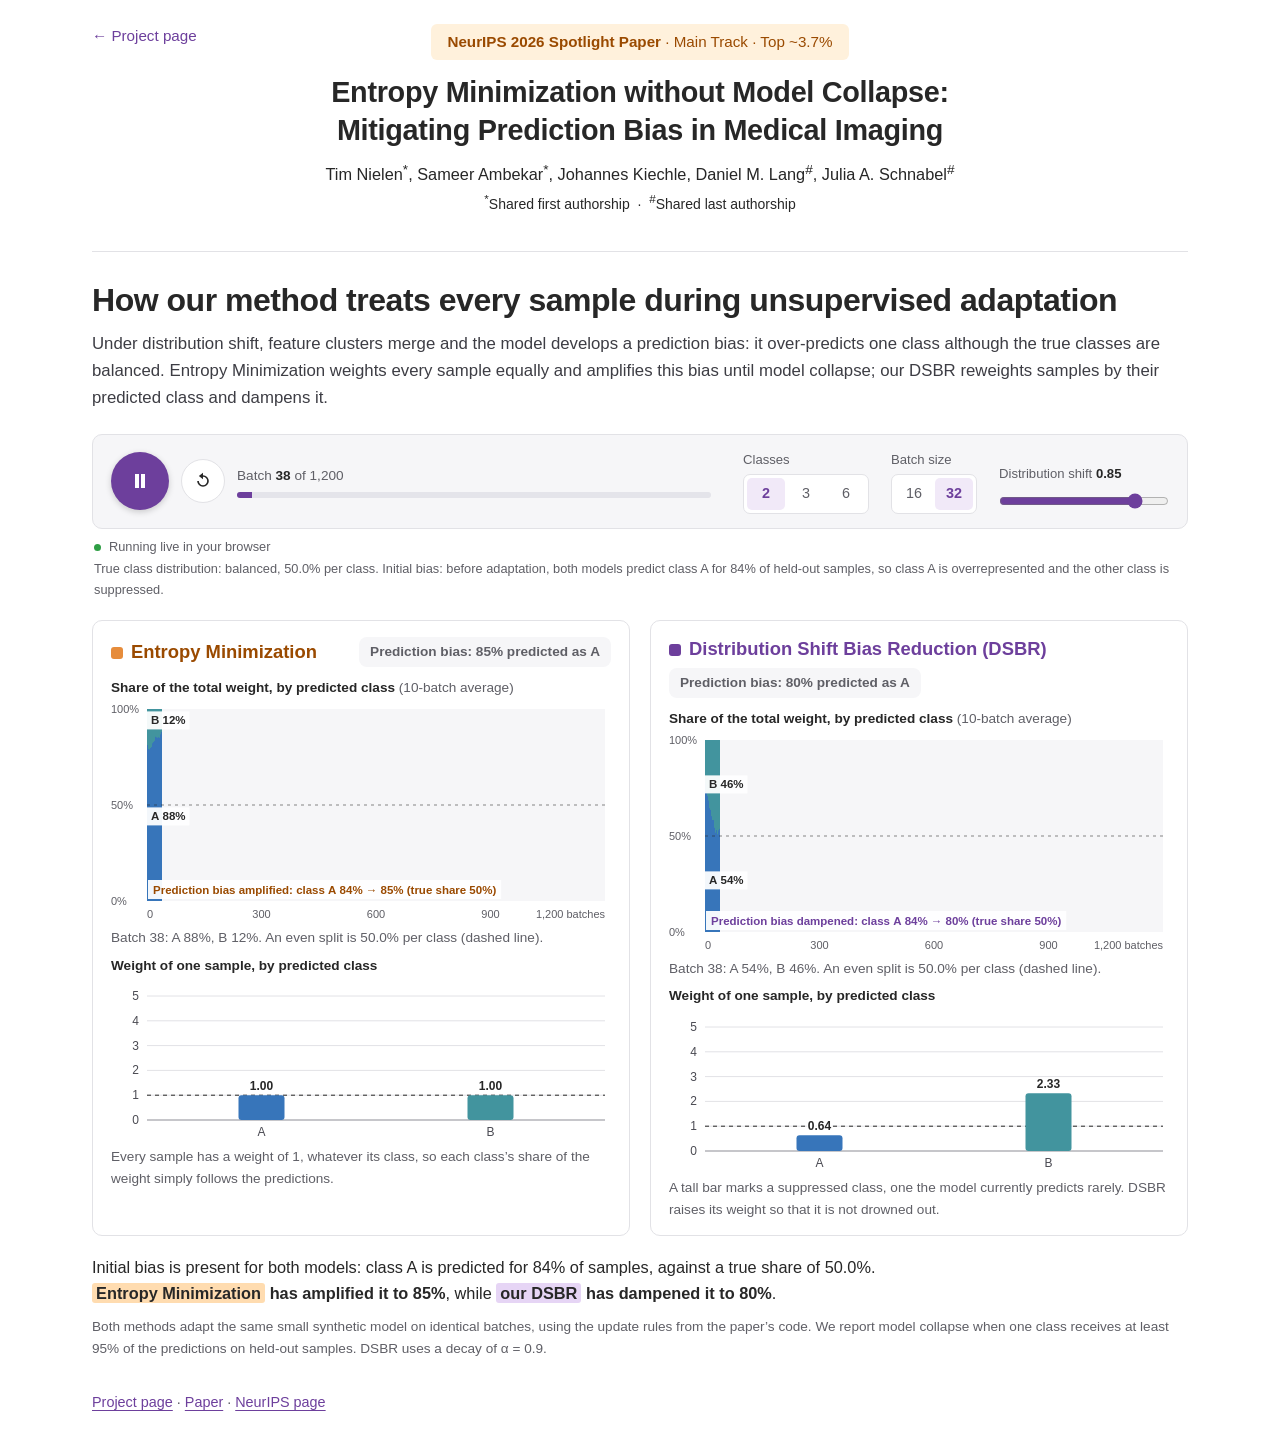
<file: demo.html>
<!doctype html>
<html lang="en">
<head>
  <meta charset="utf-8">
  <meta name="viewport" content="width=device-width, initial-scale=1">
  <meta name="color-scheme" content="only light">
  <title>Interactive Demo | DSBR</title>
  <meta name="description" content="Interactive demo for the NeurIPS 2026 Spotlight paper “Entropy Minimization without Model Collapse”: see how Entropy Minimization and DSBR weight every sample, and watch the model collapse under Entropy Minimization but not under DSBR.">
  <link rel="stylesheet" href="demo/demo.css?v=15">
  <script defer src="demo/engine.js?v=4"></script>
  <script defer src="demo/models.js?v=4"></script>
  <script defer src="demo/demo.js?v=14"></script>
</head>
<body>
  <header class="wrap masthead">
    <a class="back" href="index.html">← Project page</a>
    <p class="venue"><strong>NeurIPS 2026 Spotlight Paper</strong> <span aria-hidden="true">·</span> Main Track <span aria-hidden="true">·</span> Top ~3.7%</p>
    <p class="paper-title">Entropy Minimization without Model Collapse: Mitigating Prediction Bias in Medical Imaging</p>
    <p class="authors">Tim Nielen<sup>*</sup>, Sameer Ambekar<sup>*</sup>, Johannes Kiechle, Daniel M. Lang<sup>#</sup>, Julia A. Schnabel<sup>#</sup></p>
    <p class="contrib"><sup>*</sup>Shared first authorship &nbsp;·&nbsp; <sup>#</sup>Shared last authorship</p>
  </header>

  <main class="wrap">
    <h1>How our method treats every sample during unsupervised adaptation</h1>
    <p class="lede">Under distribution shift, feature clusters merge and the model develops a prediction bias: it over-predicts one class although the true classes are balanced. Entropy Minimization weights every sample equally and amplifies this bias until model collapse; our DSBR reweights samples by their predicted class and dampens it.</p>

    <div class="console" role="group" aria-label="Demo controls">
      <div class="transport">
        <button type="button" class="play" id="play" aria-label="Play">
          <svg viewBox="0 0 24 24" width="24" height="24" aria-hidden="true"><path id="play-icon" d="M8 5v14l11-7z"/></svg>
        </button>
        <button type="button" class="restart" id="restart" aria-label="Restart from batch 0">
          <svg viewBox="0 0 24 24" width="20" height="20" aria-hidden="true"><path d="M12 5V2L7 6l5 4V7a5 5 0 1 1-5 5H5a7 7 0 1 0 7-7z"/></svg>
        </button>
        <div class="progress">
          <span>Batch <output id="batch" class="num">0</output> of <span class="num">1,200</span></span>
          <div class="track" aria-hidden="true"><i id="progress-fill"></i></div>
        </div>
      </div>
      <div class="settings">
        <div class="field"><span id="k-label">Classes</span><div class="seg" id="k" role="radiogroup" aria-labelledby="k-label"></div></div>
        <div class="field"><span id="b-label">Batch size</span><div class="seg" id="b" role="radiogroup" aria-labelledby="b-label"></div></div>
        <label class="field slider" for="shift"><span>Distribution shift <output id="shift-out" class="num"></output></span><input id="shift" type="range" min="0.6" max="0.9" step="0.01"></label>
      </div>
    </div>
    <p class="live" id="live"><span class="dot" aria-hidden="true"></span>Running live in your browser</p>
    <p class="truth" id="truth"></p>

    <div class="panels">
      <article class="panel" data-method="EM">
        <header class="panel-head">
          <h2><span class="swatch em" aria-hidden="true"></span>Entropy Minimization</h2>
          <p class="status" data-status></p>
        </header>
        <p class="axis-title">Share of the total weight, by predicted class <span>(10-batch average)</span></p>
        <div class="stream-wrap"><canvas class="stream" data-stream role="img" aria-label="Share of the total weight per predicted class over batches under Entropy Minimization"></canvas></div>
        <p class="readout" data-readout></p>
        <p class="axis-title">Weight of one sample, by predicted class</p>
        <svg class="weights" data-weights role="img" aria-label="Weight of one sample for each predicted class under Entropy Minimization"></svg>
        <p class="caption">Every sample has a weight of 1, whatever its class, so each class’s share of the weight simply follows the predictions.</p>
      </article>
      <article class="panel" data-method="DSBR">
        <header class="panel-head">
          <h2><span class="swatch ds" aria-hidden="true"></span>Distribution Shift Bias Reduction (DSBR)</h2>
          <p class="status" data-status></p>
        </header>
        <p class="axis-title">Share of the total weight, by predicted class <span>(10-batch average)</span></p>
        <div class="stream-wrap"><canvas class="stream" data-stream role="img" aria-label="Share of the total weight per predicted class over batches under DSBR"></canvas></div>
        <p class="readout" data-readout></p>
        <p class="axis-title">Weight of one sample, by predicted class</p>
        <svg class="weights" data-weights role="img" aria-label="Weight of one sample for each predicted class under DSBR"></svg>
        <p class="caption">A tall bar marks a suppressed class, one the model currently predicts rarely. DSBR raises its weight so that it is not drowned out.</p>
      </article>
    </div>

    <p class="insight" id="insight" aria-live="polite"></p>
    <p class="note">Both methods adapt the same small synthetic model on identical batches, using the update rules from the paper’s code. We report model collapse when one class receives at least 95% of the predictions on held-out samples. DSBR uses a decay of α = 0.9.</p>
  </main>

  <footer class="wrap">
    <a href="index.html">Project page</a> · <a href="https://arxiv.org/abs/2606.02339">Paper</a> · <a href="https://neurips.cc/virtual/2026/loc/paris/poster/149828">NeurIPS page</a>
  </footer>
  <noscript><p class="wrap note">This demo needs JavaScript. The <a href="index.html">project page</a> and the <a href="https://arxiv.org/abs/2606.02339">paper</a> work without it.</p></noscript>
</body>
</html>
</file>
<file: demo/demo.css>
/* Interactive demo page. Colours follow the Nature figure palette:
   a deep blue for DSBR, a strong red for Entropy Minimization, muted class hues. */
:root {
  color-scheme: only light;
  --ink: #272727;
  --muted: #5f5f66;
  --line: #e2e2e6;
  --soft: #f6f6f8;
  /* Method colours shared with the project page: Entropy Minimization in the
     paper figure's orange, DSBR in the site's purple. Marks are highlighter tints. */
  --em: #e68c3b;
  --em-tint: #fff1dc;
  --em-ink: #9a4a00;
  --em-mark: #ffdcb0;
  --ds: #6d3f9c;
  --ds-tint: #f1e9f8;
  --ds-mark: #e6d5f5;
  --accent: #6d3f9c;
  --mono: ui-monospace, SFMono-Regular, Menlo, Consolas, monospace;
}
* { box-sizing: border-box; }
html { background: #fff; -webkit-text-size-adjust: 100%; }
body { margin: 0; background: #fff; color: var(--ink); font: 16px/1.6 -apple-system, BlinkMacSystemFont, "Segoe UI", Roboto, Helvetica, Arial, sans-serif; }
::selection { background: var(--ds-tint); }
a { color: var(--accent); text-underline-offset: 3px; }
:focus-visible { outline: 2px solid var(--ds); outline-offset: 2px; border-radius: 3px; }
.wrap { width: min(1160px, 100%); margin-inline: auto; padding-inline: 32px; }
.num { font-variant-numeric: tabular-nums; }

.masthead { position: relative; padding-top: 24px; text-align: center; }
.back { position: absolute; top: 24px; left: 32px; font-size: 0.95rem; text-decoration: none; }
.back:hover { text-decoration: underline; }
.venue { width: fit-content; margin: 0 auto 14px; padding: 6px 16px; border-radius: 6px; background: #fff1dc; color: #9a4a00; font-size: 0.95rem; }
.paper-title { max-width: 30em; margin: 0 auto 10px; font-size: clamp(1.3rem, 2.6vw, 1.8rem); font-weight: 700; line-height: 1.3; letter-spacing: -0.01em; text-wrap: balance; }
.authors { margin: 0; font-size: 1.02rem; }
.contrib { margin: 2px 0 0; font-size: 0.875rem; font-weight: 500; }
h1 { margin: 36px 0 10px; padding-top: 28px; border-top: 1px solid var(--line); font-size: clamp(1.45rem, 2.8vw, 2rem); line-height: 1.3; letter-spacing: -0.015em; text-wrap: balance; }
.lede { margin: 0 0 22px; color: #3d3d44; font-size: 1.05rem; }
.live { display: flex; align-items: center; gap: 8px; margin: 8px 2px 0; color: var(--muted); font-size: 0.8rem; }
.truth { margin: 2px 2px 0; color: var(--muted); font-size: 0.8rem; }
.live .dot { width: 7px; height: 7px; border-radius: 50%; background: #9a9aa2; }
.live.on .dot { background: #2e9e44; animation: live 1.6s ease-in-out infinite; }
@keyframes live { 0%, 100% { opacity: 1; } 50% { opacity: 0.35; } }

/* Console */
.console { display: flex; flex-wrap: wrap; align-items: center; justify-content: space-between; gap: 16px 32px; padding: 14px 18px; border: 1px solid var(--line); border-radius: 10px; background: var(--soft); }
.transport { display: flex; align-items: center; gap: 12px; flex: 1 1 320px; }
.play { display: grid; place-items: center; flex: none; width: 58px; height: 58px; padding: 0; border: 0; border-radius: 50%; background: var(--ds); color: #fff; cursor: pointer; box-shadow: 0 2px 6px rgba(0, 0, 0, 0.18); transition: transform .12s, background .12s; }
.play:hover { background: #573080; }
.play:active { transform: scale(0.96); }
.play svg, .restart svg { fill: currentColor; }
.restart { display: grid; place-items: center; flex: none; width: 44px; height: 44px; padding: 0; border: 1px solid var(--line); border-radius: 50%; background: #fff; color: var(--ink); cursor: pointer; }
.restart:hover { border-color: var(--ds); color: var(--ds); }
.progress { display: grid; flex: 1 1 auto; gap: 6px; min-width: 140px; color: var(--muted); font-size: 0.85rem; }
.progress output { color: var(--ink); font-weight: 650; }
.track { height: 6px; border-radius: 3px; background: #e4e4ea; overflow: hidden; }
.track i { display: block; width: 0; height: 100%; background: var(--ds); }
.settings { display: flex; flex-wrap: wrap; align-items: flex-end; gap: 12px 22px; }
.field { display: grid; gap: 4px; color: var(--muted); font-size: 0.82rem; }
.field output { color: var(--ink); font-weight: 650; }
.slider input { width: 170px; height: 26px; margin: 0; accent-color: var(--ds); cursor: pointer; }
.seg { display: flex; gap: 2px; width: fit-content; padding: 3px; border: 1px solid var(--line); border-radius: 7px; background: #fff; }
.seg button { min-width: 38px; min-height: 32px; padding: 0 10px; border: 0; border-radius: 5px; background: transparent; color: var(--muted); font: inherit; font-size: 0.9rem; font-variant-numeric: tabular-nums; cursor: pointer; }
.seg button:hover { color: var(--ink); }
.seg button[aria-checked=true] { background: var(--ds-tint); color: var(--ds); font-weight: 650; }

/* Panels */
.panels { display: grid; grid-template-columns: minmax(0, 1fr) minmax(0, 1fr); gap: 20px; margin-top: 20px; }
.panel { min-width: 0; padding: 16px 18px 14px; border: 1px solid var(--line); border-radius: 10px; }
.panel-head { display: flex; flex-wrap: wrap; align-items: center; justify-content: space-between; gap: 6px 12px; margin-bottom: 10px; }
.panel h2 { margin: 0; font-size: 1.15rem; line-height: 1.35; }
.swatch { display: inline-block; width: 12px; height: 12px; margin-right: 8px; border-radius: 3px; vertical-align: -1px; }
.swatch.em { background: var(--em); }
.swatch.ds { background: var(--ds); }
.panel[data-method="EM"] h2 { color: var(--em-ink); }
.panel[data-method="DSBR"] h2 { color: var(--ds); }
mark { padding: 0.05em 0.25em; border-radius: 3px; color: var(--ink); -webkit-box-decoration-break: clone; box-decoration-break: clone; }
mark.em { background: var(--em-mark); }
mark.ds { background: var(--ds-mark); }
.cite { color: var(--muted); font-size: 0.85rem; font-weight: 400; }
.status { margin: 0; padding: 4px 11px; border-radius: 8px; background: var(--soft); color: var(--muted); font-size: 0.85rem; font-weight: 600; font-variant-numeric: tabular-nums; }
.status.collapsed { background: var(--em-tint); color: var(--em-ink); }
.status.balanced { background: var(--ds-tint); color: var(--ds); }
.axis-title { margin: 6px 0 4px; font-size: 0.85rem; font-weight: 600; }
.axis-title span { color: var(--muted); font-weight: 400; }
.stream-wrap { position: relative; }
.stream { display: block; width: 100%; height: 220px; touch-action: pan-y; }
.weights { display: block; width: 100%; height: 160px; overflow: visible; shape-rendering: geometricPrecision; }
.weights text { font-family: Helvetica, Arial, sans-serif; font-size: 12px; font-variant-numeric: tabular-nums; }
.weights .tick { fill: #4a4a52; }
.weights .val { fill: var(--ink); font-weight: 700; paint-order: stroke; stroke: #fff; stroke-width: 3px; stroke-linejoin: round; }
.readout { min-height: 1.5em; margin: 4px 0 6px; color: var(--muted); font-size: 0.85rem; font-variant-numeric: tabular-nums; }
.caption { margin: 6px 0 0; color: var(--muted); font-size: 0.85rem; }
.insight { min-height: 1.6em; margin: 18px 0 0; font-size: 1.02rem; }
.insight b { font-weight: 650; }
.note { margin: 10px 0 0; color: var(--muted); font-size: 0.85rem; }
footer { padding-block: 32px 40px; color: var(--muted); font-size: 0.9rem; }

@media (max-width: 860px) {
  .wrap { padding-inline: 16px; }
  .back { position: static; display: inline-block; margin-bottom: 14px; }
  .masthead { text-align: left; }
  .venue, .paper-title { margin-left: 0; }
  .panels { grid-template-columns: minmax(0, 1fr); }
  .slider input { width: 140px; }
}
@media (prefers-reduced-motion: reduce) {
  .play { transition: none; }
  .live.on .dot { animation: none; }
}
</file>
